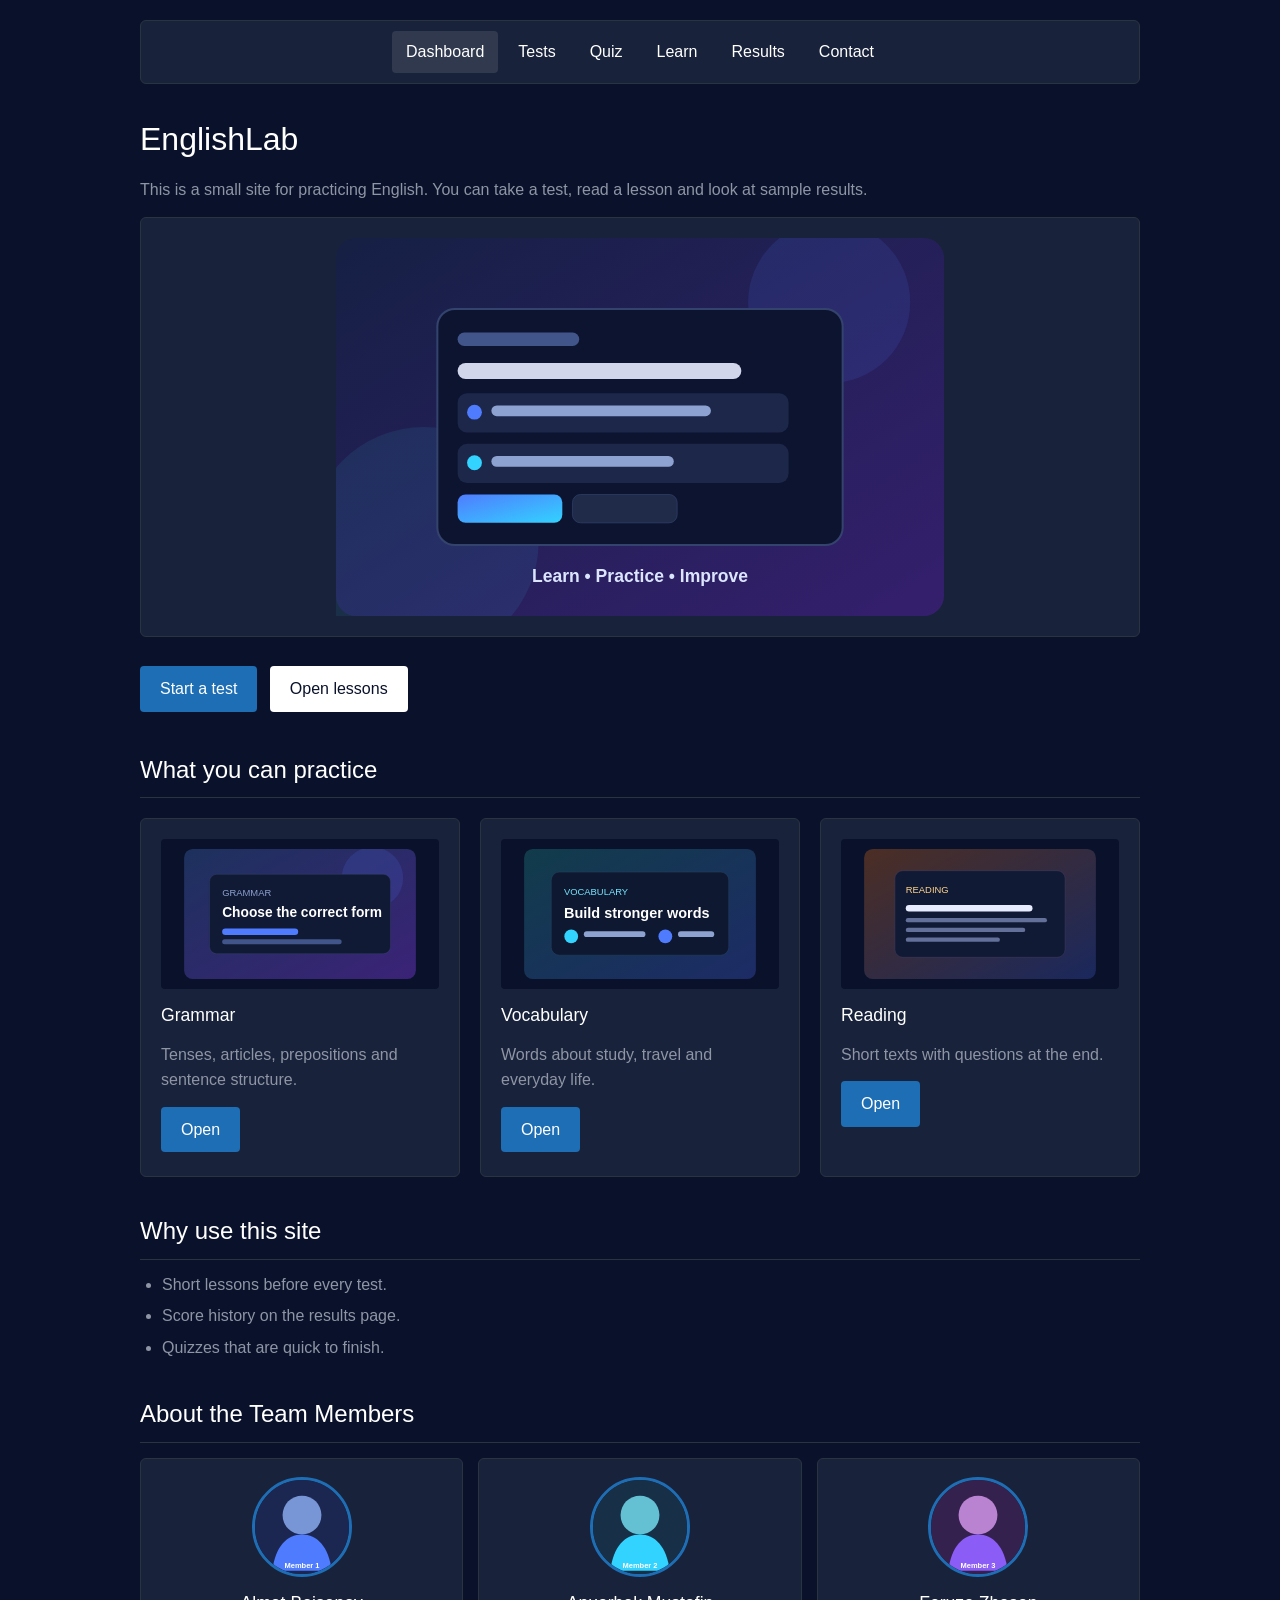
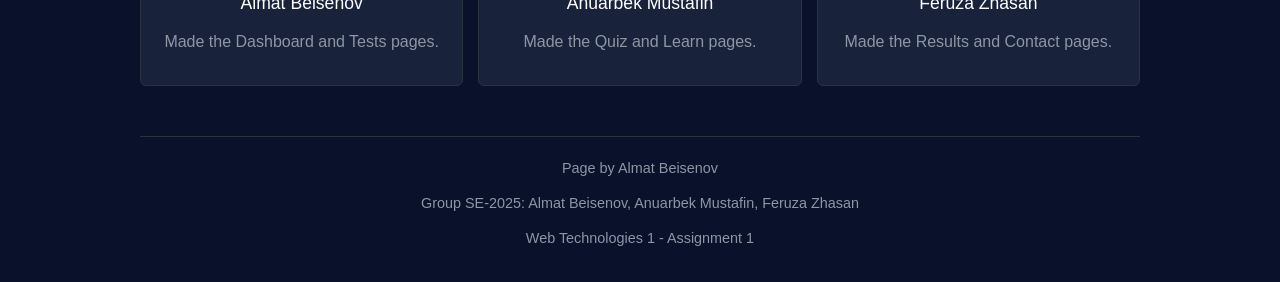
<file: index.html>
<!DOCTYPE html>
<html lang="en">
<head>
  <!-- Page created by: Almat Beisenov, Group SE-2025 -->
  <meta charset="UTF-8">
  <meta name="viewport" content="width=device-width, initial-scale=1.0">
  <title>EnglishLab | Dashboard</title>
  <link rel="stylesheet" href="css/style.css">
</head>
<body>
  <div class="container">
    <header id="main-header">
      <ul class="nav-menu">
        <li><a class="active" href="index.html">Dashboard</a></li>
        <li><a href="tests.html">Tests</a></li>
        <li><a href="quiz.html">Quiz</a></li>
        <li><a href="learn.html">Learn</a></li>
        <li><a href="results.html">Results</a></li>
        <li><a href="contact.html">Contact</a></li>
      </ul>
    </header>

    <main>
      <h1>EnglishLab</h1>
      <p>This is a small site for practicing English. You can take a test, read a lesson and look at sample results.</p>

      <img class="hero-img" src="images/hero-study.svg" alt="Drawing of an online English quiz">

      <a href="tests.html" class="btn btn-primary">Start a test</a>
      <a href="learn.html" class="btn btn-secondary">Open lessons</a>

      <h2>What you can practice</h2>
      <div class="grid">
        <div class="card">
          <img src="images/grammar.svg" alt="Grammar picture">
          <h3>Grammar</h3>
          <p>Tenses, articles, prepositions and sentence structure.</p>
          <a href="tests.html" class="btn btn-primary">Open</a>
        </div>
        <div class="card">
          <img src="images/vocabulary.svg" alt="Vocabulary picture">
          <h3>Vocabulary</h3>
          <p>Words about study, travel and everyday life.</p>
          <a href="tests.html" class="btn btn-primary">Open</a>
        </div>
        <div class="card">
          <img src="images/reading.svg" alt="Reading picture">
          <h3>Reading</h3>
          <p>Short texts with questions at the end.</p>
          <a href="tests.html" class="btn btn-primary">Open</a>
        </div>
      </div>

      <h2>Why use this site</h2>
      <ul class="feature-list">
        <li>Short lessons before every test.</li>
        <li>Score history on the results page.</li>
        <li>Quizzes that are quick to finish.</li>
      </ul>

      <h2>About the Team Members</h2>
      <div class="team-grid">
        <div class="profile">
          <img class="profile-img" src="images/profile-1.svg" alt="Profile picture of Almat Beisenov">
          <h3>Almat Beisenov</h3>
          <p>Made the Dashboard and Tests pages.</p>
        </div>
        <div class="profile">
          <img class="profile-img" src="images/profile-2.svg" alt="Profile picture of Anuarbek Mustafin">
          <h3>Anuarbek Mustafin</h3>
          <p>Made the Quiz and Learn pages.</p>
        </div>
        <div class="profile">
          <img class="profile-img" src="images/profile-3.svg" alt="Profile picture of Feruza Zhasan">
          <h3>Feruza Zhasan</h3>
          <p>Made the Results and Contact pages.</p>
        </div>
      </div>
    </main>

    <footer>
      <p>Page by Almat Beisenov</p>
      <p>Group SE-2025: Almat Beisenov, Anuarbek Mustafin, Feruza Zhasan</p>
      <p>Web Technologies 1 - Assignment 1</p>
    </footer>
  </div>
</body>
</html>
</file>
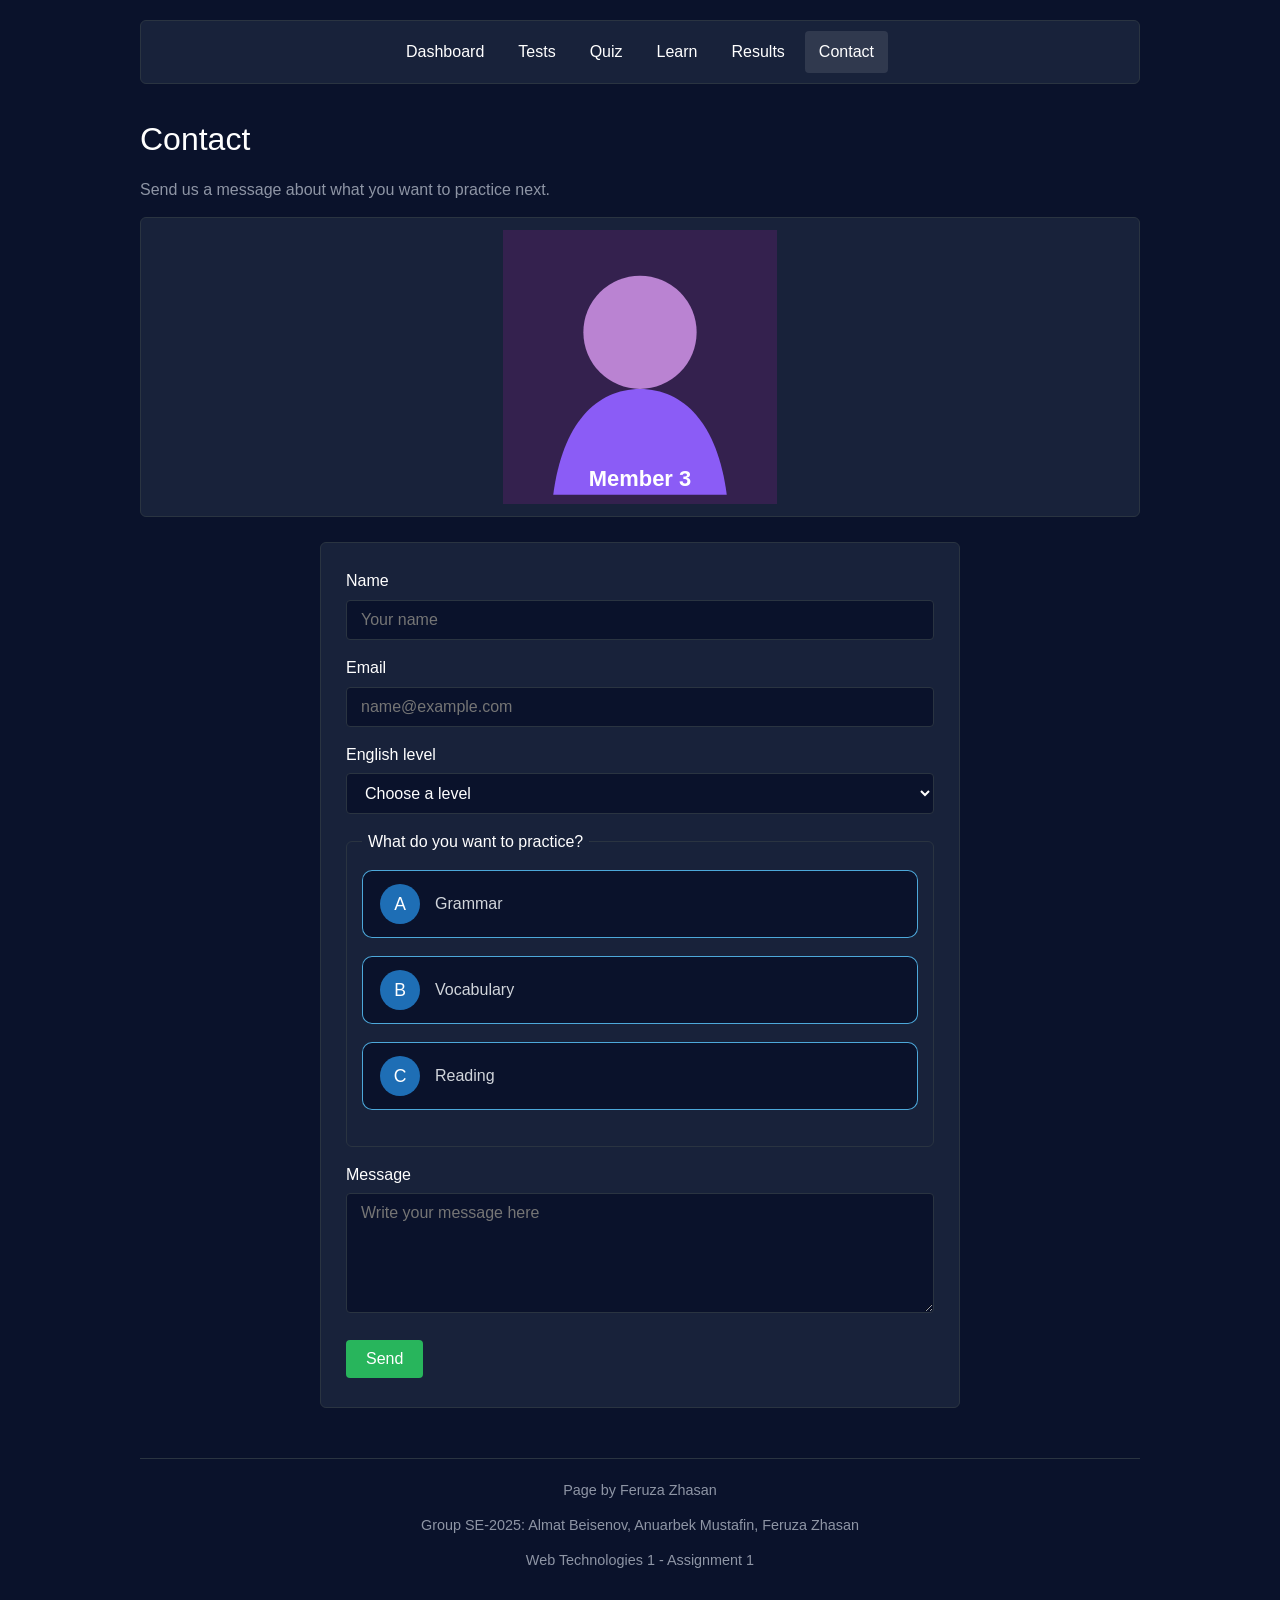
<file: contact.html>
<!DOCTYPE html>
<html lang="en">
<head>
  <!-- Page created by: Feruza Zhasan, Group SE-2025 -->
  <meta charset="UTF-8">
  <meta name="viewport" content="width=device-width, initial-scale=1.0">
  <title>EnglishLab | Contact</title>
  <link rel="stylesheet" href="css/style.css">
</head>
<body>
  <div class="container">
    <header id="main-header">
      <ul class="nav-menu">
        <li><a href="index.html">Dashboard</a></li>
        <li><a href="tests.html">Tests</a></li>
        <li><a href="quiz.html">Quiz</a></li>
        <li><a href="learn.html">Learn</a></li>
        <li><a href="results.html">Results</a></li>
        <li><a class="active" href="contact.html">Contact</a></li>
      </ul>
    </header>

    <main>
      <h1>Contact</h1>
      <p>Send us a message about what you want to practice next.</p>

      <img class="page-img" src="images/profile-3.svg" alt="Profile picture of Feruza Zhasan">
            
      <form action="contact.html" method="get">
        <label for="name">Name</label>
        <input type="text" id="name" name="name" placeholder="Your name" required>

        <label for="email">Email</label>
        <input type="email" id="email" name="email" placeholder="name@example.com" required>

        <label for="level">English level</label>
        <select id="level" name="level" required>
          <option value="">Choose a level</option>
          <option>A1 Beginner</option>
          <option>A2 Elementary</option>
          <option>B1 Intermediate</option>
          <option>B2 Upper Intermediate</option>
          <option>C1 Advanced</option>
        </select>

        <fieldset>
          <legend>What do you want to practice?</legend>
          <div class="radio-group">
            <label class="radio-option">
              <input type="radio" name="practice" value="grammar" required>
              <span class="letter-circle">A</span>
              <span class="option-text">Grammar</span>
            </label>
            <label class="radio-option">
              <input type="radio" name="practice" value="vocabulary">
              <span class="letter-circle">B</span>
              <span class="option-text">Vocabulary</span>
            </label>
            <label class="radio-option">
              <input type="radio" name="practice" value="reading">
              <span class="letter-circle">C</span>
              <span class="option-text">Reading</span>
            </label>
          </div>
        </fieldset>

        <label for="message">Message</label>
        <textarea id="message" name="message" placeholder="Write your message here" required></textarea>

        <button type="submit" class="btn btn-success">Send</button>
      </form>
    </main>

    <footer>
      <p>Page by Feruza Zhasan</p>
      <p>Group SE-2025: Almat Beisenov, Anuarbek Mustafin, Feruza Zhasan</p>
      <p>Web Technologies 1 - Assignment 1</p>
    </footer>
  </div>
</body>
</html>
</file>
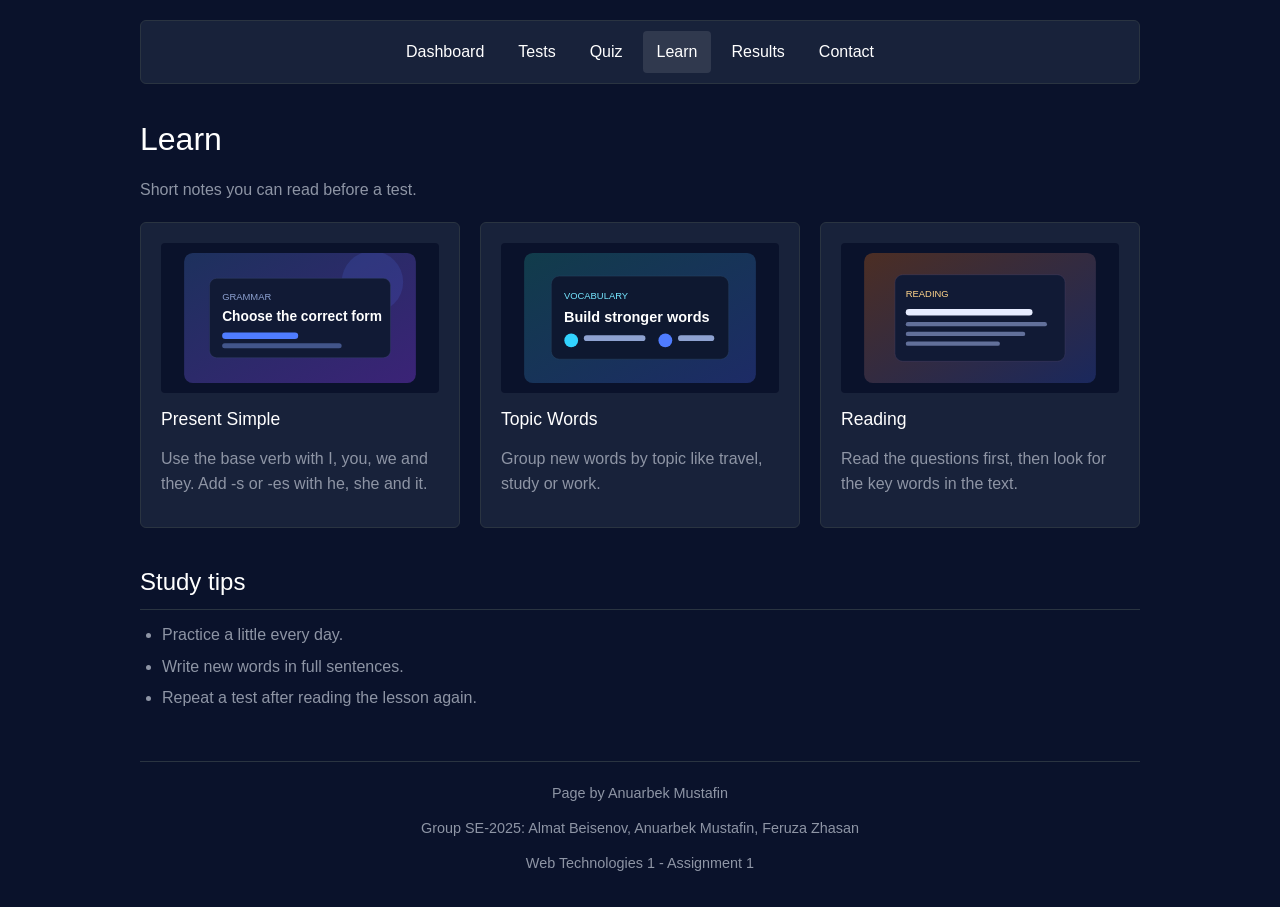
<file: learn.html>
<!DOCTYPE html>
<html lang="en">
<head>
  <!-- Page created by: Anuarbek Mustafin, Group SE-2025 -->
  <meta charset="UTF-8">
  <meta name="viewport" content="width=device-width, initial-scale=1.0">
  <title>EnglishLab | Learn</title>
  <link rel="stylesheet" href="css/style.css">
</head>
<body>
  <div class="container">
    <header id="main-header">
      <ul class="nav-menu">
        <li><a href="index.html">Dashboard</a></li>
        <li><a href="tests.html">Tests</a></li>
        <li><a href="quiz.html">Quiz</a></li>
        <li><a class="active" href="learn.html">Learn</a></li>
        <li><a href="results.html">Results</a></li>
        <li><a href="contact.html">Contact</a></li>
      </ul>
    </header>

    <main>
      <h1>Learn</h1>
      <p>Short notes you can read before a test.</p>

      <div class="grid">
        <div class="card">
          <img src="images/grammar.svg" alt="Grammar notes picture">
          <h3>Present Simple</h3>
          <p>Use the base verb with I, you, we and they. Add -s or -es with he, she and it.</p>
        </div>
        <div class="card">
          <img src="images/vocabulary.svg" alt="Vocabulary notes picture">
          <h3>Topic Words</h3>
          <p>Group new words by topic like travel, study or work.</p>
        </div>
        <div class="card">
          <img src="images/reading.svg" alt="Reading notes picture">
          <h3>Reading</h3>
          <p>Read the questions first, then look for the key words in the text.</p>
        </div>
      </div>

      <h2>Study tips</h2>
      <ul class="feature-list">
        <li>Practice a little every day.</li>
        <li>Write new words in full sentences.</li>
        <li>Repeat a test after reading the lesson again.</li>
      </ul>
    </main>

    <footer>
      <p>Page by Anuarbek Mustafin</p>
      <p>Group SE-2025: Almat Beisenov, Anuarbek Mustafin, Feruza Zhasan</p>
      <p>Web Technologies 1 - Assignment 1</p>
    </footer>
  </div>
</body>
</html>
</file>
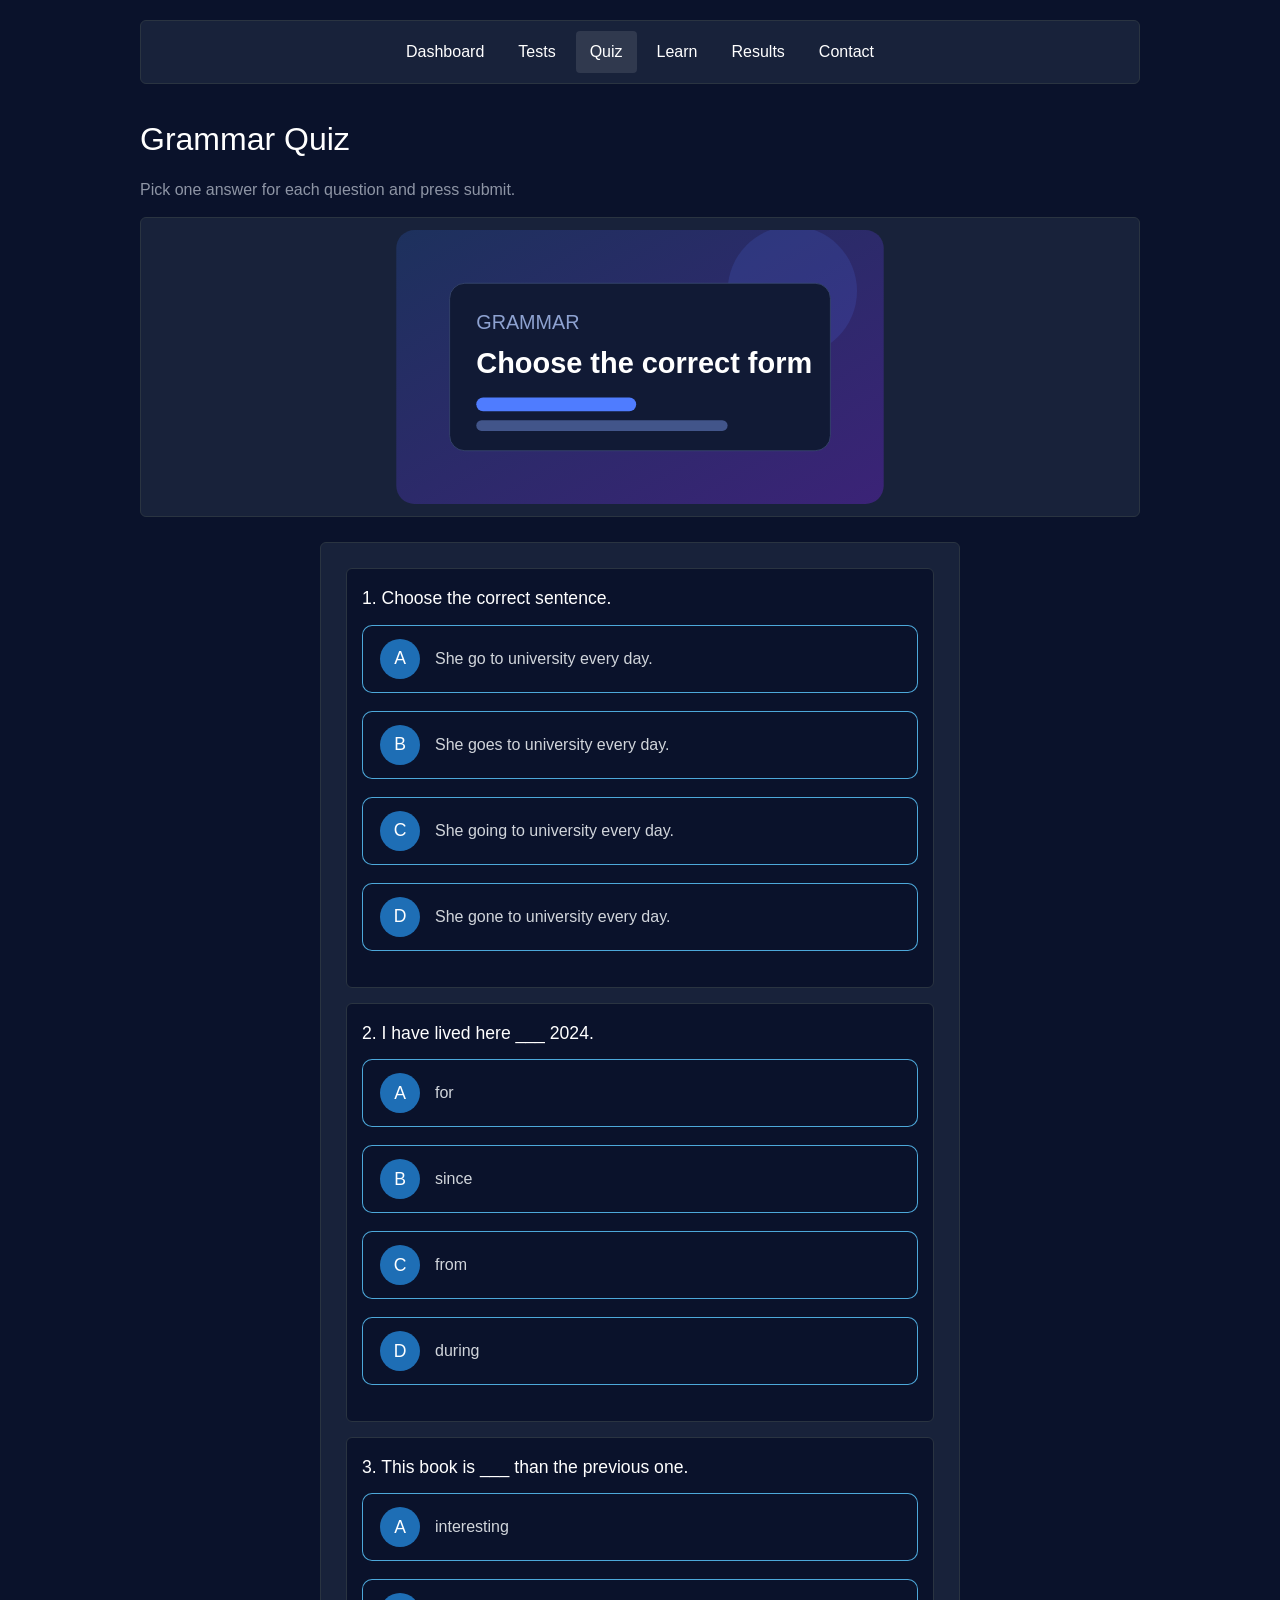
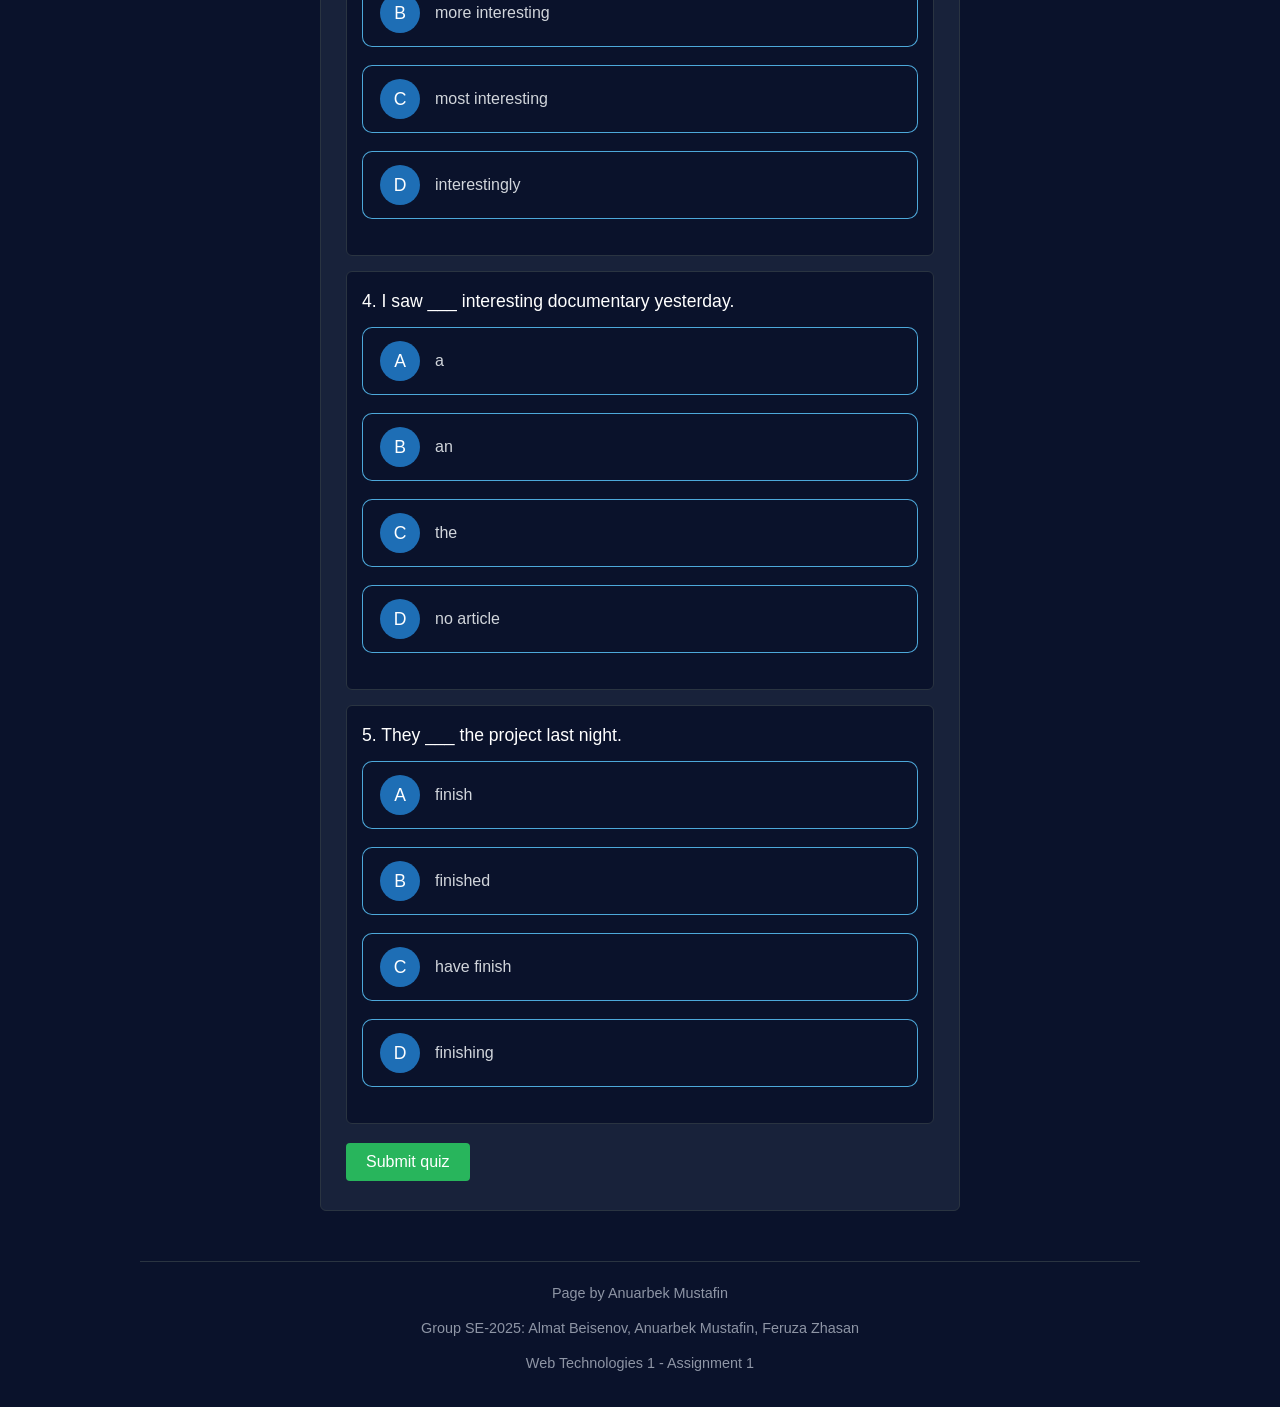
<file: quiz.html>
<!DOCTYPE html>
<html lang="en">
<head>
  <!-- Page created by: Anuarbek Mustafin, Group SE-2025 -->
  <meta charset="UTF-8">
  <meta name="viewport" content="width=device-width, initial-scale=1.0">
  <title>EnglishLab | Quiz</title>
  <link rel="stylesheet" href="css/style.css">
</head>
<body>
  <div class="container">
    <header id="main-header">
      <ul class="nav-menu">
        <li><a href="index.html">Dashboard</a></li>
        <li><a href="tests.html">Tests</a></li>
        <li><a class="active" href="quiz.html">Quiz</a></li>
        <li><a href="learn.html">Learn</a></li>
        <li><a href="results.html">Results</a></li>
        <li><a href="contact.html">Contact</a></li>
      </ul>
    </header>

    <main>
      <h1>Grammar Quiz</h1>
      <p>Pick one answer for each question and press submit.</p>

      <img class="page-img" src="images/grammar.svg" alt="Grammar quiz picture">

      <form action="results.html" method="get">
        <div class="question">
          <h3>1. Choose the correct sentence.</h3>
          <div class="radio-group">
            <label class="radio-option">
              <input type="radio" name="q1" value="a">
              <span class="letter-circle">A</span>
              <span class="option-text">She go to university every day.</span>
            </label>
            <label class="radio-option">
              <input type="radio" name="q1" value="b">
              <span class="letter-circle">B</span>
              <span class="option-text">She goes to university every day.</span>
            </label>
            <label class="radio-option">
              <input type="radio" name="q1" value="c">
              <span class="letter-circle">C</span>
              <span class="option-text">She going to university every day.</span>
            </label>
            <label class="radio-option">
              <input type="radio" name="q1" value="d">
              <span class="letter-circle">D</span>
              <span class="option-text">She gone to university every day.</span>
            </label>
          </div>
        </div>

        <div class="question">
          <h3>2. I have lived here ___ 2024.</h3>
          <div class="radio-group">
            <label class="radio-option">
              <input type="radio" name="q2" value="a">
              <span class="letter-circle">A</span>
              <span class="option-text">for</span>
            </label>
            <label class="radio-option">
              <input type="radio" name="q2" value="b">
              <span class="letter-circle">B</span>
              <span class="option-text">since</span>
            </label>
            <label class="radio-option">
              <input type="radio" name="q2" value="c">
              <span class="letter-circle">C</span>
              <span class="option-text">from</span>
            </label>
            <label class="radio-option">
              <input type="radio" name="q2" value="d">
              <span class="letter-circle">D</span>
              <span class="option-text">during</span>
            </label>
          </div>
        </div>

        <div class="question">
          <h3>3. This book is ___ than the previous one.</h3>
          <div class="radio-group">
            <label class="radio-option">
              <input type="radio" name="q3" value="a">
              <span class="letter-circle">A</span>
              <span class="option-text">interesting</span>
            </label>
            <label class="radio-option">
              <input type="radio" name="q3" value="b">
              <span class="letter-circle">B</span>
              <span class="option-text">more interesting</span>
            </label>
            <label class="radio-option">
              <input type="radio" name="q3" value="c">
              <span class="letter-circle">C</span>
              <span class="option-text">most interesting</span>
            </label>
            <label class="radio-option">
              <input type="radio" name="q3" value="d">
              <span class="letter-circle">D</span>
              <span class="option-text">interestingly</span>
            </label>
          </div>
        </div>

        <div class="question">
          <h3>4. I saw ___ interesting documentary yesterday.</h3>
          <div class="radio-group">
            <label class="radio-option">
              <input type="radio" name="q4" value="a">
              <span class="letter-circle">A</span>
              <span class="option-text">a</span>
            </label>
            <label class="radio-option">
              <input type="radio" name="q4" value="b">
              <span class="letter-circle">B</span>
              <span class="option-text">an</span>
            </label>
            <label class="radio-option">
              <input type="radio" name="q4" value="c">
              <span class="letter-circle">C</span>
              <span class="option-text">the</span>
            </label>
            <label class="radio-option">
              <input type="radio" name="q4" value="d">
              <span class="letter-circle">D</span>
              <span class="option-text">no article</span>
            </label>
          </div>
        </div>

        <div class="question">
          <h3>5. They ___ the project last night.</h3>
          <div class="radio-group">
            <label class="radio-option">
              <input type="radio" name="q5" value="a">
              <span class="letter-circle">A</span>
              <span class="option-text">finish</span>
            </label>
            <label class="radio-option">
              <input type="radio" name="q5" value="b">
              <span class="letter-circle">B</span>
              <span class="option-text">finished</span>
            </label>
            <label class="radio-option">
              <input type="radio" name="q5" value="c">
              <span class="letter-circle">C</span>
              <span class="option-text">have finish</span>
            </label>
            <label class="radio-option">
              <input type="radio" name="q5" value="d">
              <span class="letter-circle">D</span>
              <span class="option-text">finishing</span>
            </label>
          </div>
        </div>

        <button type="submit" class="btn btn-success">Submit quiz</button>
      </form>
    </main>

    <footer>
      <p>Page by Anuarbek Mustafin</p>
      <p>Group SE-2025: Almat Beisenov, Anuarbek Mustafin, Feruza Zhasan</p>
      <p>Web Technologies 1 - Assignment 1</p>
    </footer>
  </div>
</body>
</html>
</file>
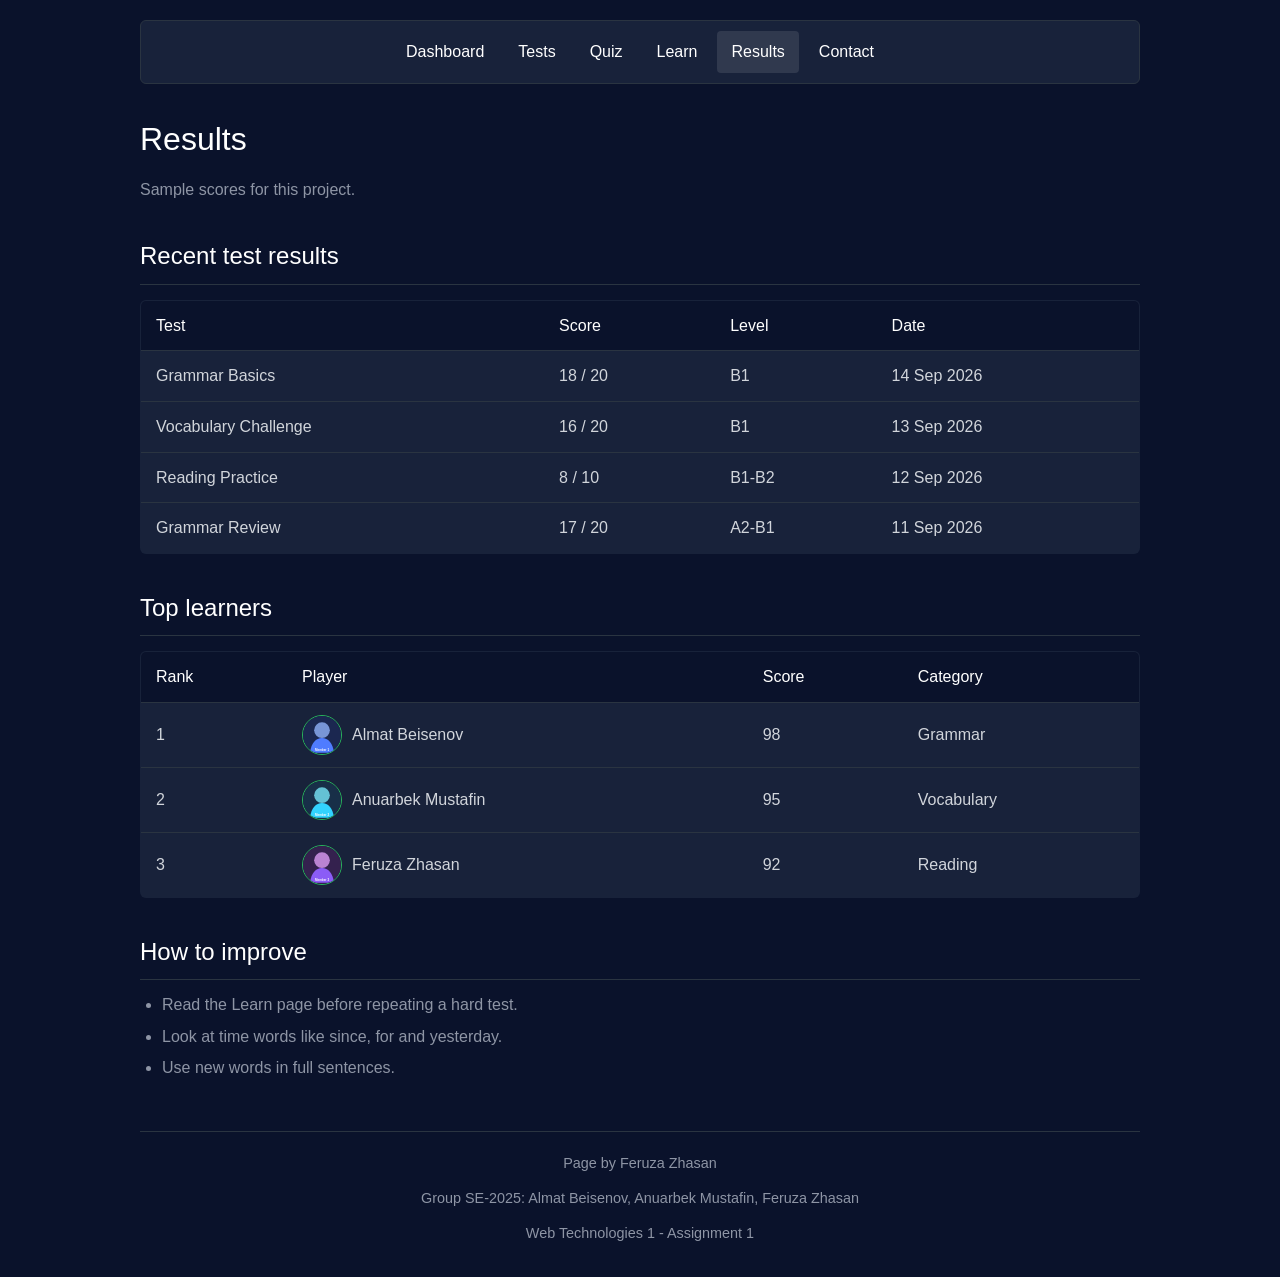
<file: results.html>
<!DOCTYPE html>
<html lang="en">
<head>
  <!-- Page created by: Feruza Zhasan, Group SE-2025 -->
  <meta charset="UTF-8">
  <meta name="viewport" content="width=device-width, initial-scale=1.0">
  <title>EnglishLab | Results</title>
  <link rel="stylesheet" href="css/style.css">
</head>
<body>
  <div class="container">
    <header id="main-header">
      <ul class="nav-menu">
        <li><a href="index.html">Dashboard</a></li>
        <li><a href="tests.html">Tests</a></li>
        <li><a href="quiz.html">Quiz</a></li>
        <li><a href="learn.html">Learn</a></li>
        <li><a class="active" href="results.html">Results</a></li>
        <li><a href="contact.html">Contact</a></li>
      </ul>
    </header>

    <main>
      <h1>Results</h1>
      <p>Sample scores for this project.</p>

      <h2>Recent test results</h2>
      <table>
        <thead>
          <tr>
            <th>Test</th>
            <th>Score</th>
            <th>Level</th>
            <th>Date</th>
          </tr>
        </thead>
        <tbody>
          <tr><td>Grammar Basics</td><td>18 / 20</td><td>B1</td><td>14 Sep 2026</td></tr>
          <tr><td>Vocabulary Challenge</td><td>16 / 20</td><td>B1</td><td>13 Sep 2026</td></tr>
          <tr><td>Reading Practice</td><td>8 / 10</td><td>B1-B2</td><td>12 Sep 2026</td></tr>
          <tr><td>Grammar Review</td><td>17 / 20</td><td>A2-B1</td><td>11 Sep 2026</td></tr>
        </tbody>
      </table>

      <h2>Top learners</h2>
      <table>
        <thead>
          <tr>
            <th>Rank</th>
            <th>Player</th>
            <th>Score</th>
            <th>Category</th>
          </tr>
        </thead>
        <tbody>
          <tr>
            <td>1</td>
            <td><div class="flex-row"><img class="avatar" src="images/profile-1.svg" alt="Almat Beisenov"> Almat Beisenov</div></td>
            <td>98</td>
            <td>Grammar</td>
          </tr>
          <tr>
            <td>2</td>
            <td><div class="flex-row"><img class="avatar" src="images/profile-2.svg" alt="Anuarbek Mustafin"> Anuarbek Mustafin</div></td>
            <td>95</td>
            <td>Vocabulary</td>
          </tr>
          <tr>
            <td>3</td>
            <td><div class="flex-row"><img class="avatar" src="images/profile-3.svg" alt="Feruza Zhasan"> Feruza Zhasan</div></td>
            <td>92</td>
            <td>Reading</td>
          </tr>
        </tbody>
      </table>

      <h2>How to improve</h2>
      <ul class="feature-list">
        <li>Read the Learn page before repeating a hard test.</li>
        <li>Look at time words like since, for and yesterday.</li>
        <li>Use new words in full sentences.</li>
      </ul>
    </main>

    <footer>
      <p>Page by Feruza Zhasan</p>
      <p>Group SE-2025: Almat Beisenov, Anuarbek Mustafin, Feruza Zhasan</p>
      <p>Web Technologies 1 - Assignment 1</p>
    </footer>
  </div>
</body>
</html>
</file>
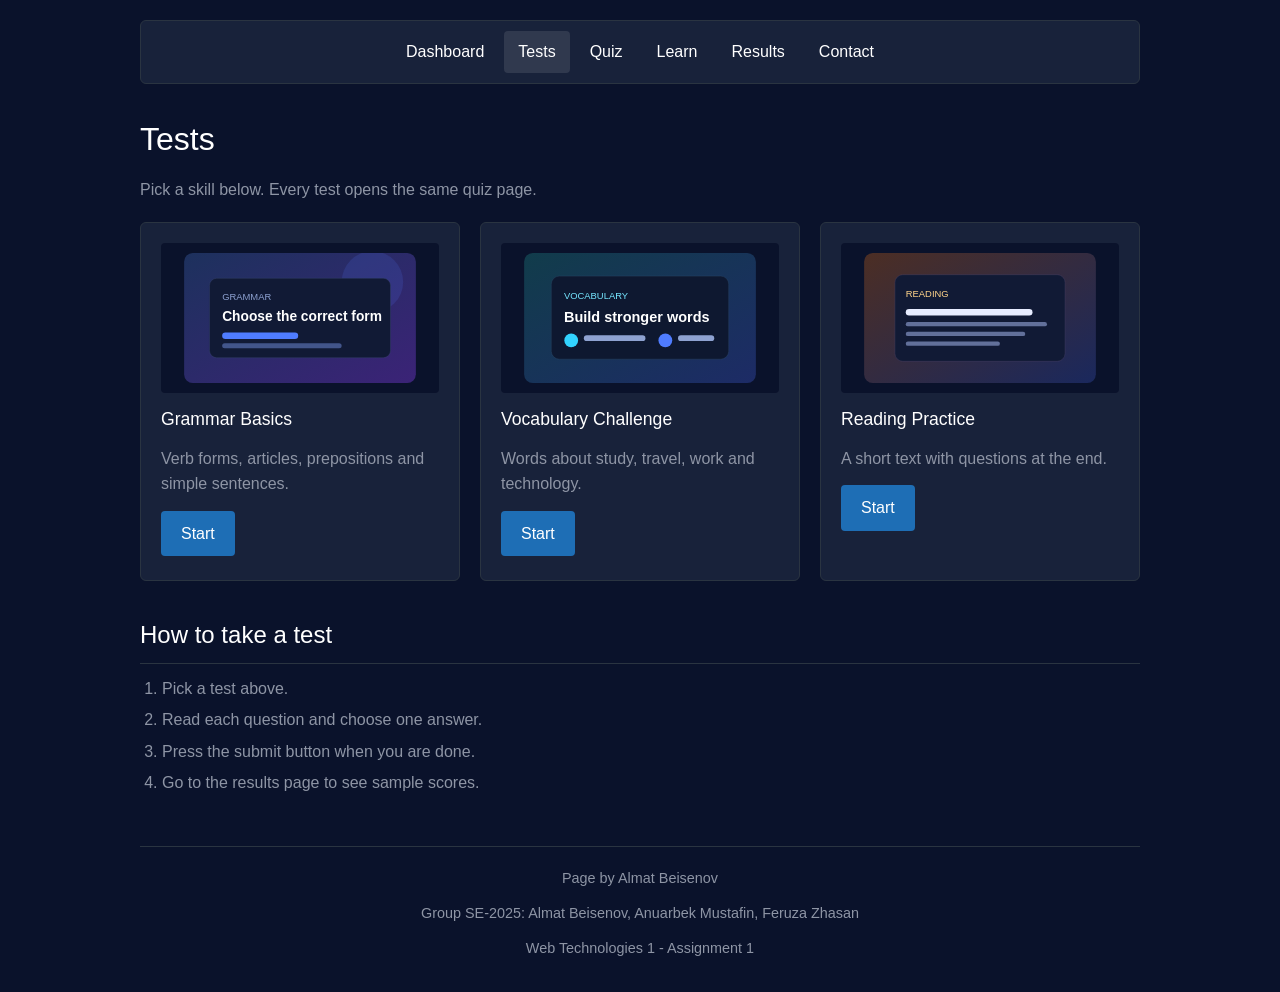
<file: tests.html>
<!DOCTYPE html>
<html lang="en">
<head>
  <!-- Page created by: Almat Beisenov, Group SE-2025 -->
  <meta charset="UTF-8">
  <meta name="viewport" content="width=device-width, initial-scale=1.0">
  <title>EnglishLab | Tests</title>
  <link rel="stylesheet" href="css/style.css">
</head>
<body>
  <div class="container">
    <header id="main-header">
      <ul class="nav-menu">
        <li><a href="index.html">Dashboard</a></li>
        <li><a class="active" href="tests.html">Tests</a></li>
        <li><a href="quiz.html">Quiz</a></li>
        <li><a href="learn.html">Learn</a></li>
        <li><a href="results.html">Results</a></li>
        <li><a href="contact.html">Contact</a></li>
      </ul>
    </header>

    <main>
      <h1>Tests</h1>
      <p>Pick a skill below. Every test opens the same quiz page.</p>

      <div class="grid">
        <div class="card">
          <img src="images/grammar.svg" alt="Grammar test picture">
          <h3>Grammar Basics</h3>
          <p>Verb forms, articles, prepositions and simple sentences.</p>
          <a href="quiz.html" class="btn btn-primary">Start</a>
        </div>
        <div class="card">
          <img src="images/vocabulary.svg" alt="Vocabulary test picture">
          <h3>Vocabulary Challenge</h3>
          <p>Words about study, travel, work and technology.</p>
          <a href="quiz.html" class="btn btn-primary">Start</a>
        </div>
        <div class="card">
          <img src="images/reading.svg" alt="Reading test picture">
          <h3>Reading Practice</h3>
          <p>A short text with questions at the end.</p>
          <a href="quiz.html" class="btn btn-primary">Start</a>
        </div>
      </div>

      <h2>How to take a test</h2>
      <ol class="steps-list">
        <li>Pick a test above.</li>
        <li>Read each question and choose one answer.</li>
        <li>Press the submit button when you are done.</li>
        <li>Go to the results page to see sample scores.</li>
      </ol>
    </main>

    <footer>
      <p>Page by Almat Beisenov</p>
      <p>Group SE-2025: Almat Beisenov, Anuarbek Mustafin, Feruza Zhasan</p>
      <p>Web Technologies 1 - Assignment 1</p>
    </footer>
  </div>
</body>
</html>
</file>
<file: css/style.css>
/* EnglishLab stylesheet */

:root {
  --bg: #0A122B;
  --card: #18223A;
  --blue: #1E6EB5;
  --green: #28B55C;
  --white: #FFFFFF;
  --light: #D1D5DB;
  --muted: #8E95A5;
  --border: #2A3441;
  --radio-border: #4DA8DA;
}

* {
  margin: 0;
  padding: 0;
  box-sizing: border-box;
}

body {
  font-family: 'Segoe UI', Tahoma, Geneva, Verdana, sans-serif;
  background-color: var(--bg);
  color: var(--light);
  line-height: 1.6;
  padding: 20px;
  min-height: 100vh;
}

.container {
  max-width: 1000px;
  margin: 0 auto;
}

h1, h2, h3 {
  color: var(--white);
  font-weight: 500;
  margin-bottom: 12px;
}

h1 {
  font-size: 2rem;
}

h2 {
  font-size: 1.5rem;
  margin-top: 35px;
  padding-bottom: 8px;
  border-bottom: 1px solid var(--border);
}

h3 {
  font-size: 1.1rem;
}

p {
  color: var(--muted);
  margin-bottom: 12px;
}

a {
  color: var(--light);
  text-decoration: none;
  transition: color 0.2s ease;
}

a:hover {
  color: var(--green);
  text-decoration: underline;
}

img {
  max-width: 100%;
  display: block;
}

/* smaller image for quiz and contact pages */
.page-img {
  width: 100%;
  height: 300px;
  object-fit: contain;
  background-color: var(--card);
  border: 1px solid var(--border);
  border-radius: 6px;
  margin: 15px 0 25px;
  padding: 12px;
}

/* header and nav */
#main-header {
  margin-bottom: 30px;
}

.nav-menu {
  display: flex;
  flex-wrap: wrap;
  justify-content: center;
  gap: 6px;
  list-style: none;
  padding: 10px;
  background-color: var(--card);
  border: 1px solid var(--border);
  border-radius: 6px;
}

.nav-menu a {
  display: block;
  padding: 8px 14px;
  border-radius: 4px;
  color: var(--white);
  font-weight: 500;
}

.nav-menu a:hover,
.nav-menu a.active {
  background-color: rgba(255, 255, 255, 0.1);
  text-decoration: none;
}

/* buttons */
.btn {
  display: inline-block;
  padding: 10px 20px;
  border: none;
  border-radius: 4px;
  font-size: 1rem;
  font-weight: 500;
  cursor: pointer;
  text-decoration: none;
  margin: 4px 8px 4px 0;
  transition: opacity 0.2s ease;
}

.btn:hover {
  opacity: 0.9;
  text-decoration: none;
}

.btn-primary {
  background-color: var(--blue);
  color: var(--white);
}

.btn-success {
  background-color: var(--green);
  color: var(--white);
}

.btn-secondary {
  background-color: var(--white);
  color: var(--bg);
}

/* big image on the home page */
.hero-img {
  width: 100%;
  height: 420px;
  object-fit: contain;
  background-color: var(--card);
  border: 1px solid var(--border);
  border-radius: 6px;
  margin: 15px 0 25px;
  padding: 20px;
}

/* card grid */
.grid {
  display: grid;
  grid-template-columns: repeat(auto-fit, minmax(260px, 1fr));
  gap: 20px;
  margin-top: 20px;
}

.card {
  background-color: var(--card);
  border: 1px solid var(--border);
  border-radius: 6px;
  padding: 20px;
}

.card img {
  width: 100%;
  height: 150px;
  object-fit: contain;
  background-color: var(--bg);
  border-radius: 4px;
  padding: 10px;
  margin-bottom: 12px;
}

.card p {
  margin-bottom: 10px;
}

/* lists */
.feature-list,
.steps-list {
  margin: 10px 0 15px 22px;
  color: var(--muted);
}

.feature-list li,
.steps-list li {
  margin: 6px 0;
}

/* tables */
table {
  width: 100%;
  border-collapse: collapse;
  margin-top: 15px;
  background-color: var(--card);
  border: 1px solid var(--border);
  border-radius: 6px;
  overflow: hidden;
}

th, td {
  padding: 12px 15px;
  text-align: left;
  border-bottom: 1px solid var(--border);
}

th {
  background-color: var(--bg);
  color: var(--white);
  font-weight: 500;
}

td {
  color: var(--light);
}

tr:last-child td {
  border-bottom: none;
}

/* forms */
form {
  max-width: 640px;
  margin: 0 auto;
  padding: 25px;
  background-color: var(--card);
  border: 1px solid var(--border);
  border-radius: 6px;
}

label {
  display: block;
  color: var(--white);
  margin-bottom: 6px;
  font-weight: 500;
}

input[type="text"],
input[type="email"],
select,
textarea {
  width: 100%;
  padding: 10px 14px;
  margin-bottom: 15px;
  background-color: var(--bg);
  border: 1px solid var(--border);
  border-radius: 4px;
  color: var(--white);
  font-family: inherit;
  font-size: 1rem;
}

input:focus,
select:focus,
textarea:focus {
  outline: none;
  border-color: var(--green);
}

textarea {
  min-height: 120px;
  resize: vertical;
}

fieldset {
  border: 1px solid var(--border);
  border-radius: 6px;
  padding: 15px;
  margin-bottom: 15px;
}

legend {
  color: var(--white);
  padding: 0 6px;
  font-weight: 500;
}

/* radio buttons with letter circles */
.radio-group {
  display: flex;
  flex-direction: column;
  gap: 12px;
  margin-bottom: 15px;
}

.radio-option {
  display: flex;
  align-items: center;
  gap: 15px;
  background-color: var(--bg);
  padding: 14px 18px;
  border-radius: 10px;
  cursor: pointer;
  position: relative;
  box-shadow: inset 0 0 0 1px var(--radio-border);
  transition: all 0.2s ease;
}

.radio-option:hover {
  background-color: rgba(255, 255, 255, 0.04);
  box-shadow: inset 0 0 0 1px var(--blue);
}

.radio-option:focus-within {
  box-shadow: inset 0 0 0 2px var(--blue);
}

.radio-option:has(input[type="radio"]:checked) {
  background-color: rgba(30, 110, 181, 0.15);
  box-shadow: inset 0 0 0 2px var(--blue);
}

.radio-option input[type="radio"] {
  position: absolute;
  opacity: 0;
  width: 0;
  height: 0;
}

.letter-circle {
  width: 40px;
  height: 40px;
  border-radius: 50%;
  background-color: var(--blue);
  color: var(--white);
  display: flex;
  align-items: center;
  justify-content: center;
  font-weight: 400;
  font-size: 1.1rem;
  flex-shrink: 0;
  transition: all 0.2s ease;
}

.radio-option input[type="radio"]:checked + .letter-circle {
  background-color: var(--white);
  color: var(--blue);
  box-shadow: 0 0 0 2px var(--blue);
}

.option-text {
  color: var(--light);
  font-size: 1rem;
  transition: color 0.2s ease;
}

.radio-option input[type="radio"]:checked ~ .option-text {
  color: var(--white);
  font-weight: 500;
}

/* quiz question boxes */
.question {
  margin-bottom: 15px;
  padding: 15px;
  background-color: var(--bg);
  border: 1px solid var(--border);
  border-radius: 6px;
}

.question h3 {
  margin-bottom: 12px;
}

/* team member cards */
.team-grid {
  display: grid;
  grid-template-columns: repeat(3, 1fr);
  gap: 15px;
  margin-top: 15px;
}

.profile {
  padding: 18px;
  background-color: var(--card);
  border: 1px solid var(--border);
  border-radius: 6px;
  text-align: center;
}

.profile-img {
  width: 100px;
  height: 100px;
  margin: 0 auto 12px;
  border-radius: 50%;
  object-fit: cover;
  border: 3px solid var(--blue);
}

.avatar {
  width: 40px;
  height: 40px;
  border-radius: 50%;
  object-fit: cover;
  border: 1px solid var(--green);
  vertical-align: middle;
  margin-right: 10px;
}

.flex-row {
  display: flex;
  align-items: center;
}

/* footer */
footer {
  margin-top: 50px;
  padding-top: 20px;
  border-top: 1px solid var(--border);
  text-align: center;
  color: var(--muted);
  font-size: 0.9rem;
}

@media (max-width: 700px) {
  .nav-menu {
    flex-direction: column;
    align-items: stretch;
  }

  .nav-menu a {
    text-align: center;
  }

  h1 {
    font-size: 1.6rem;
  }

  .hero-img {
    height: 260px;
    padding: 12px;
  }

  .team-grid {
    grid-template-columns: 1fr;
  }
}
</file>
